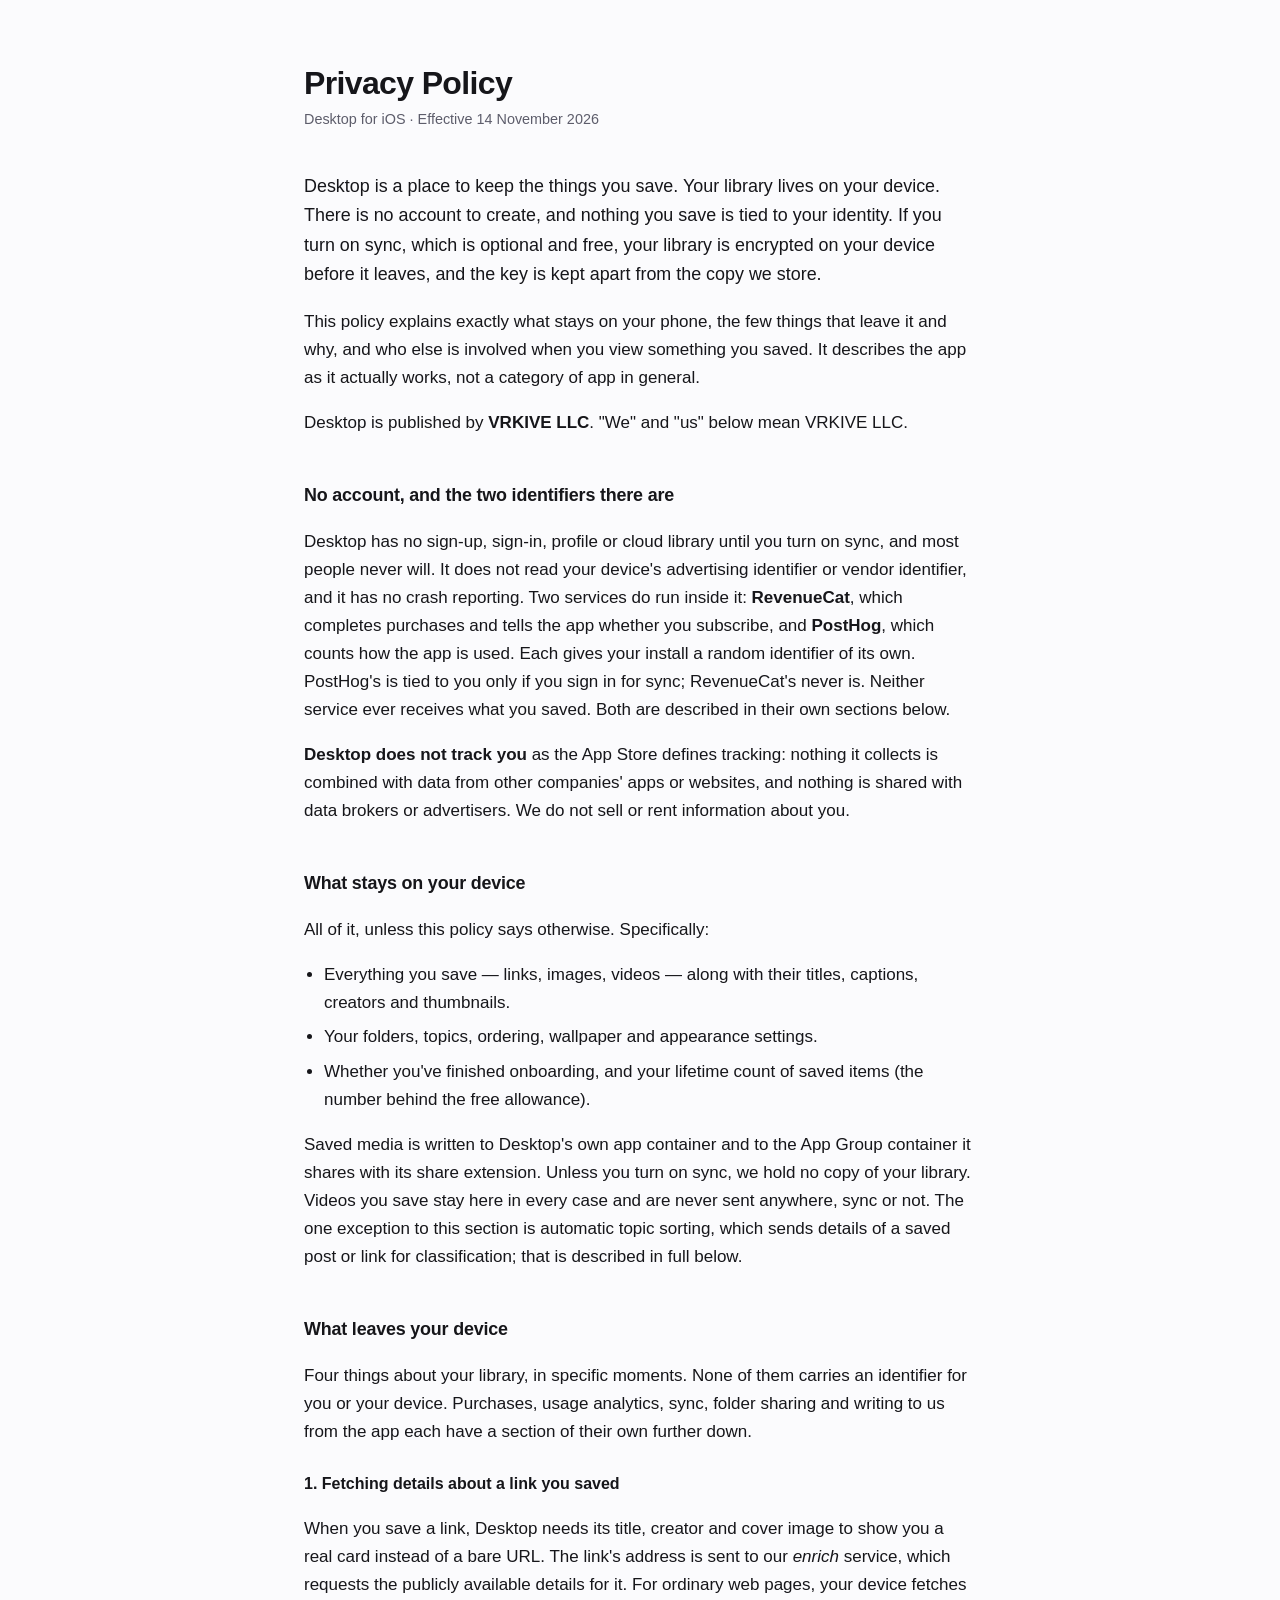
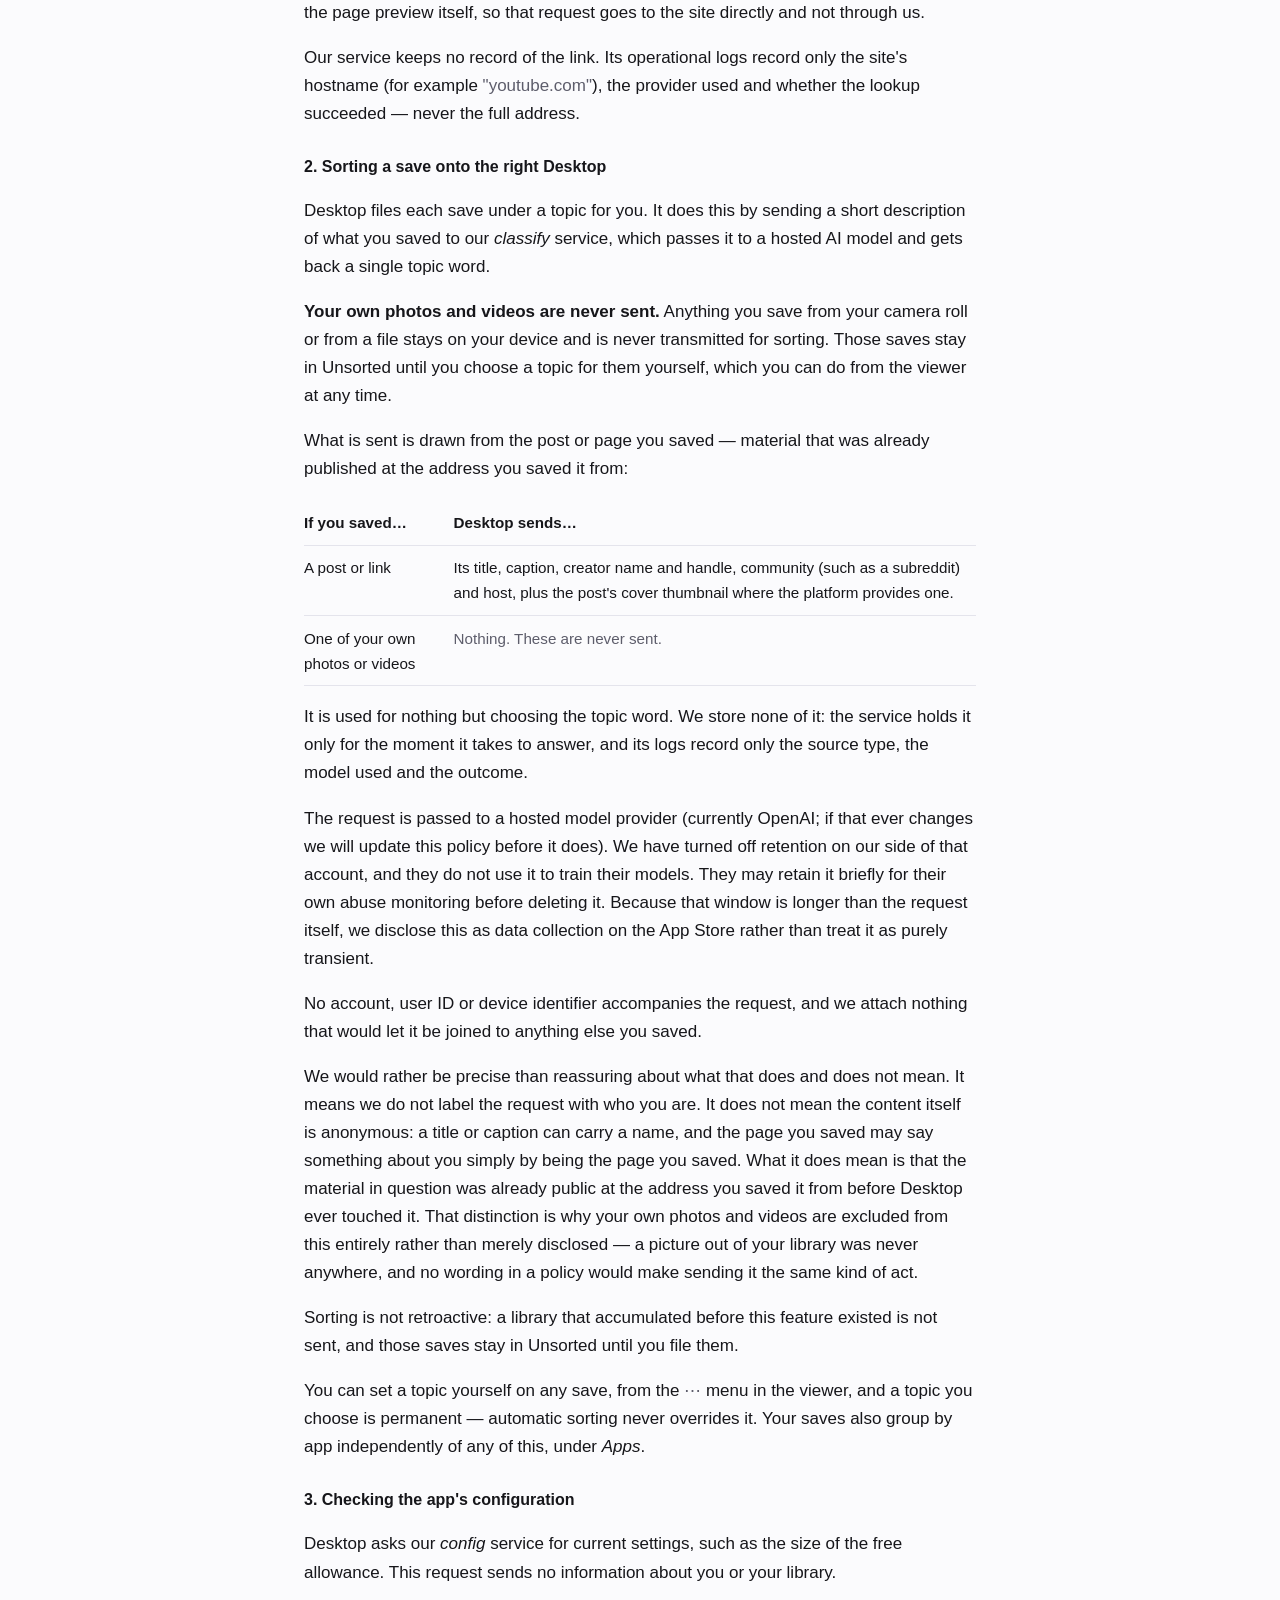
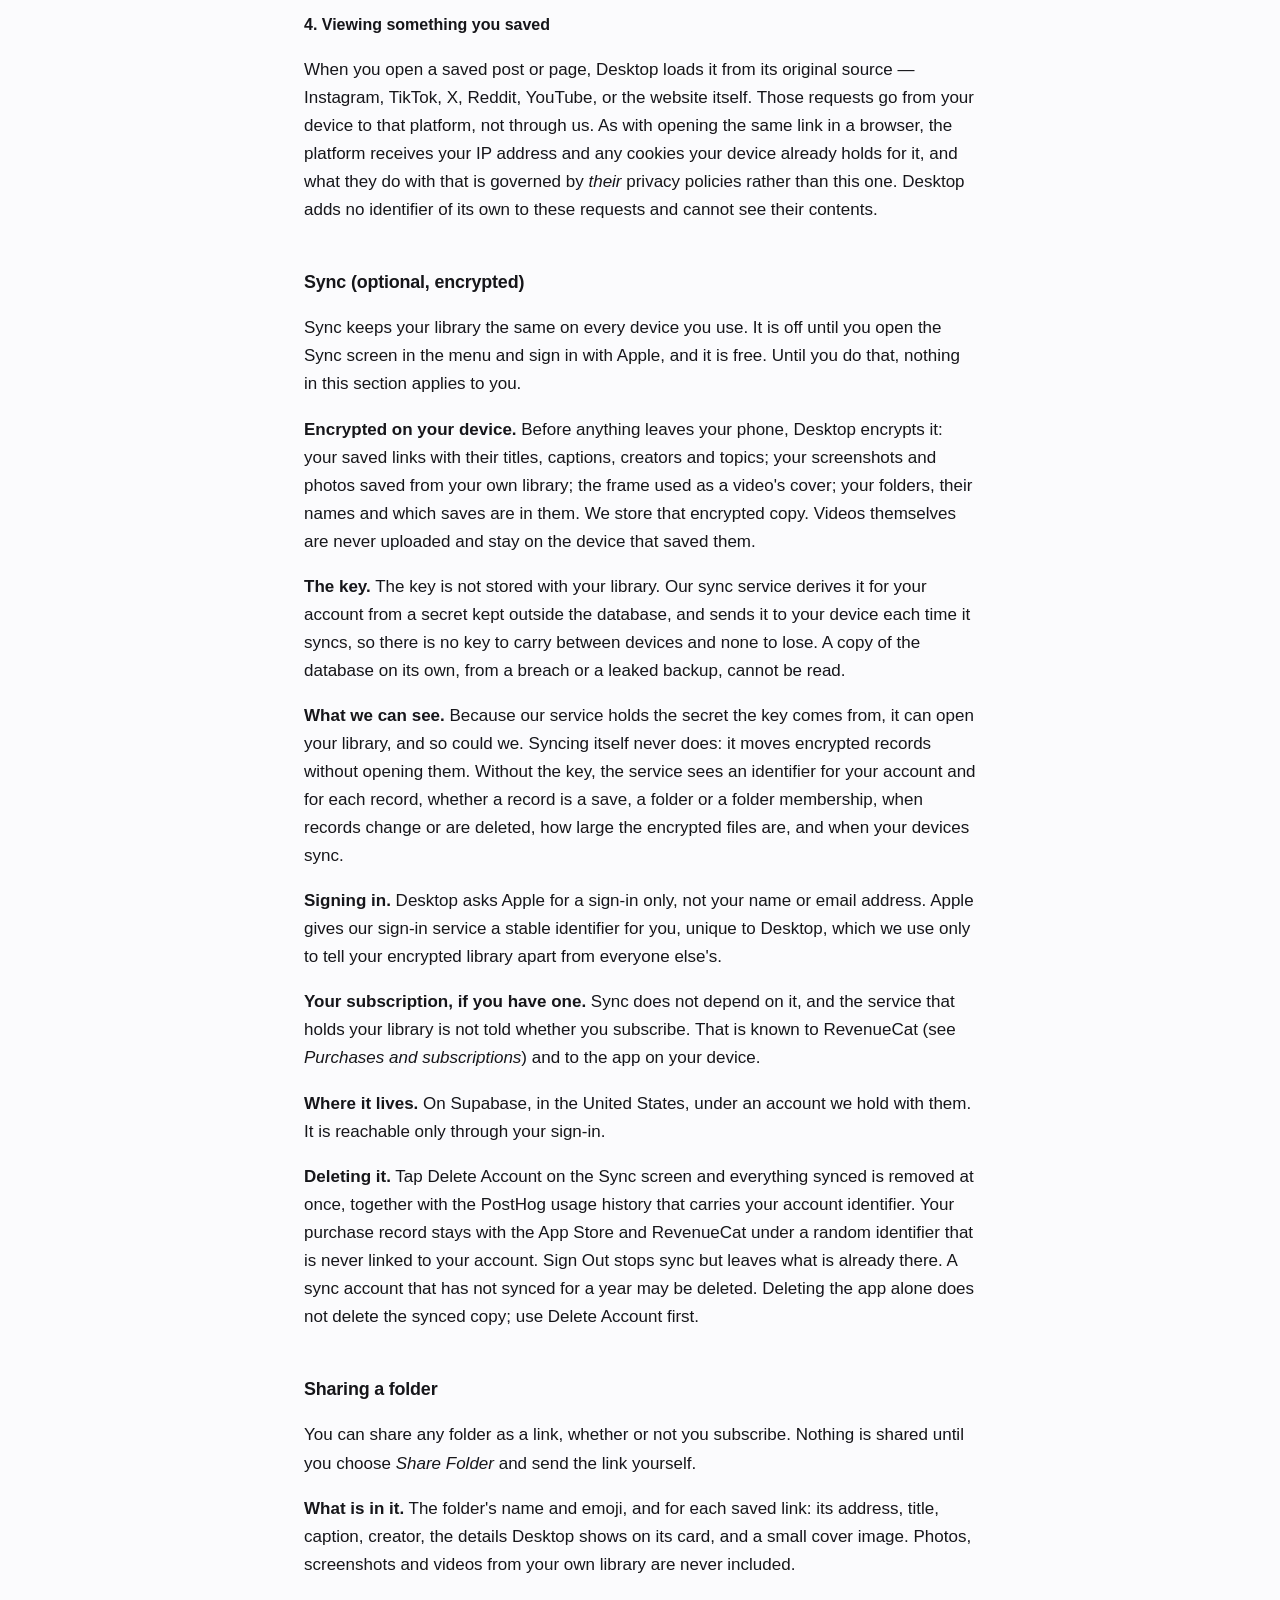
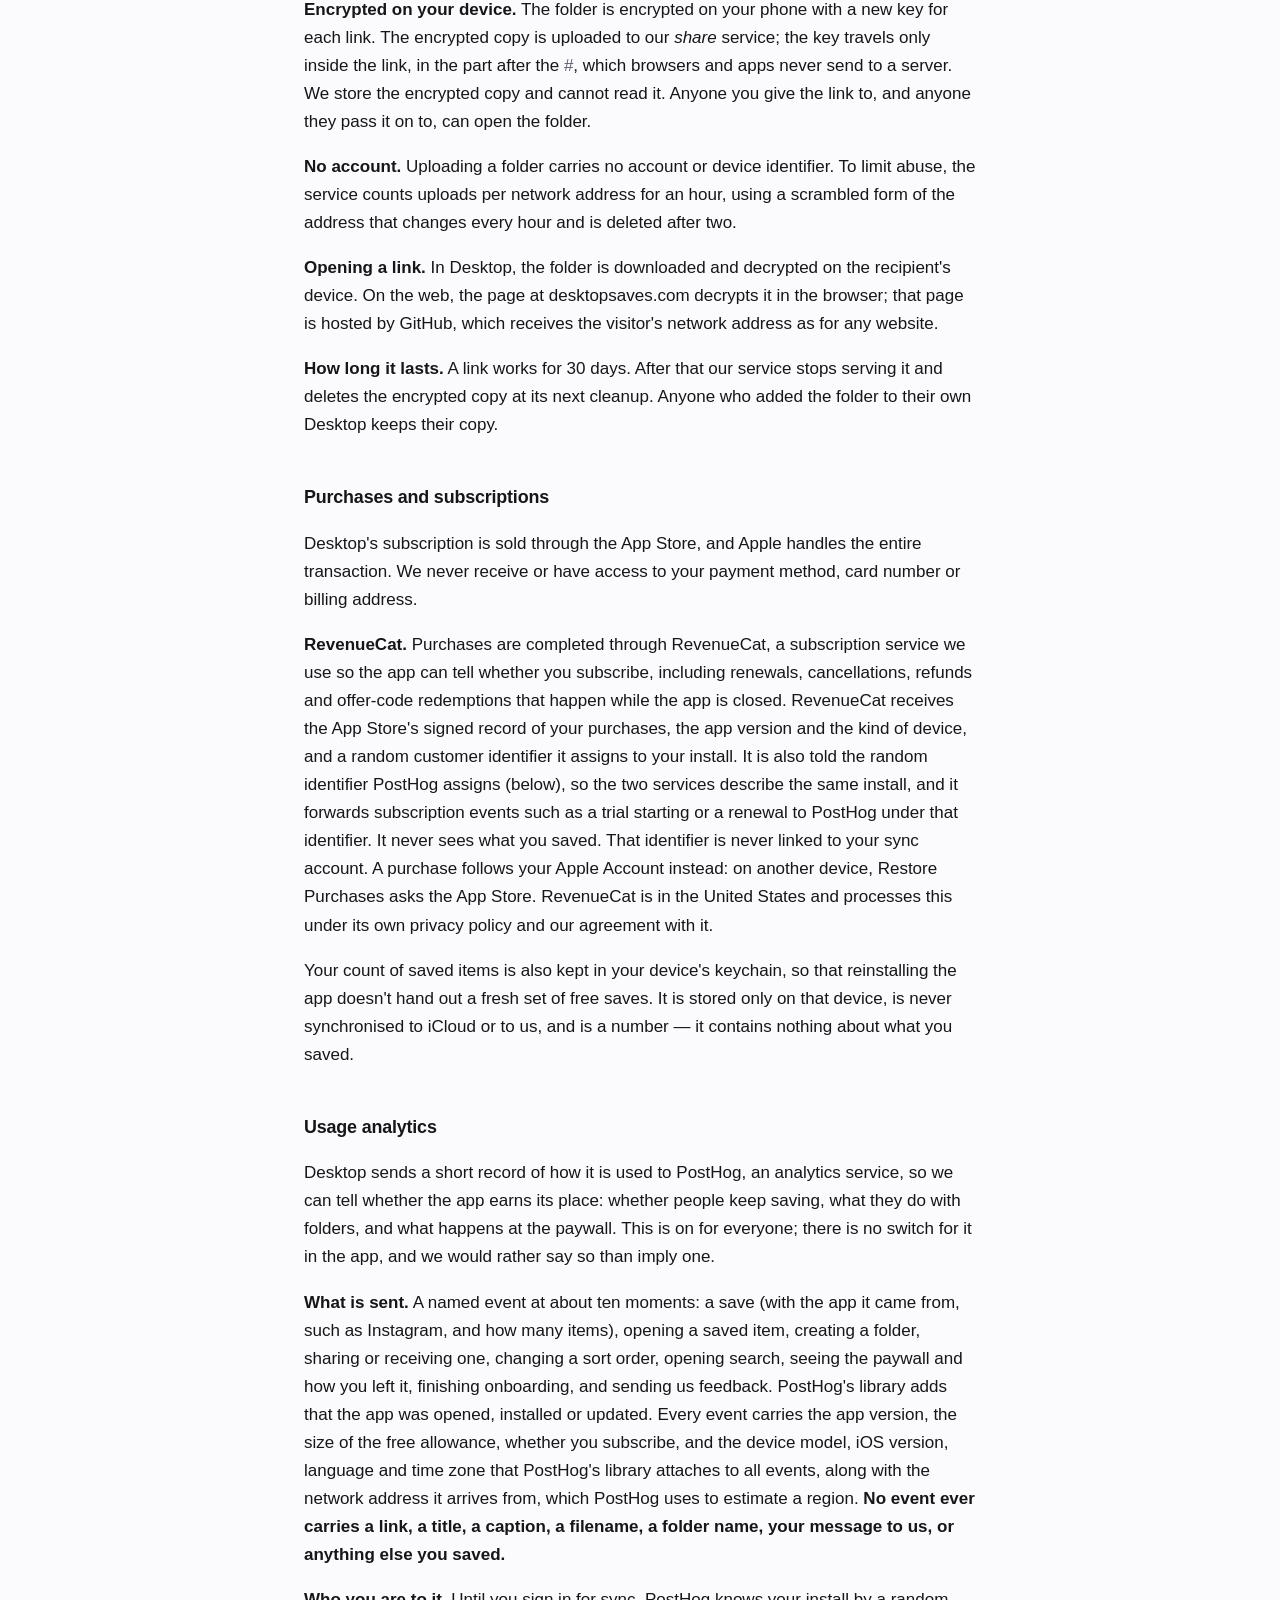
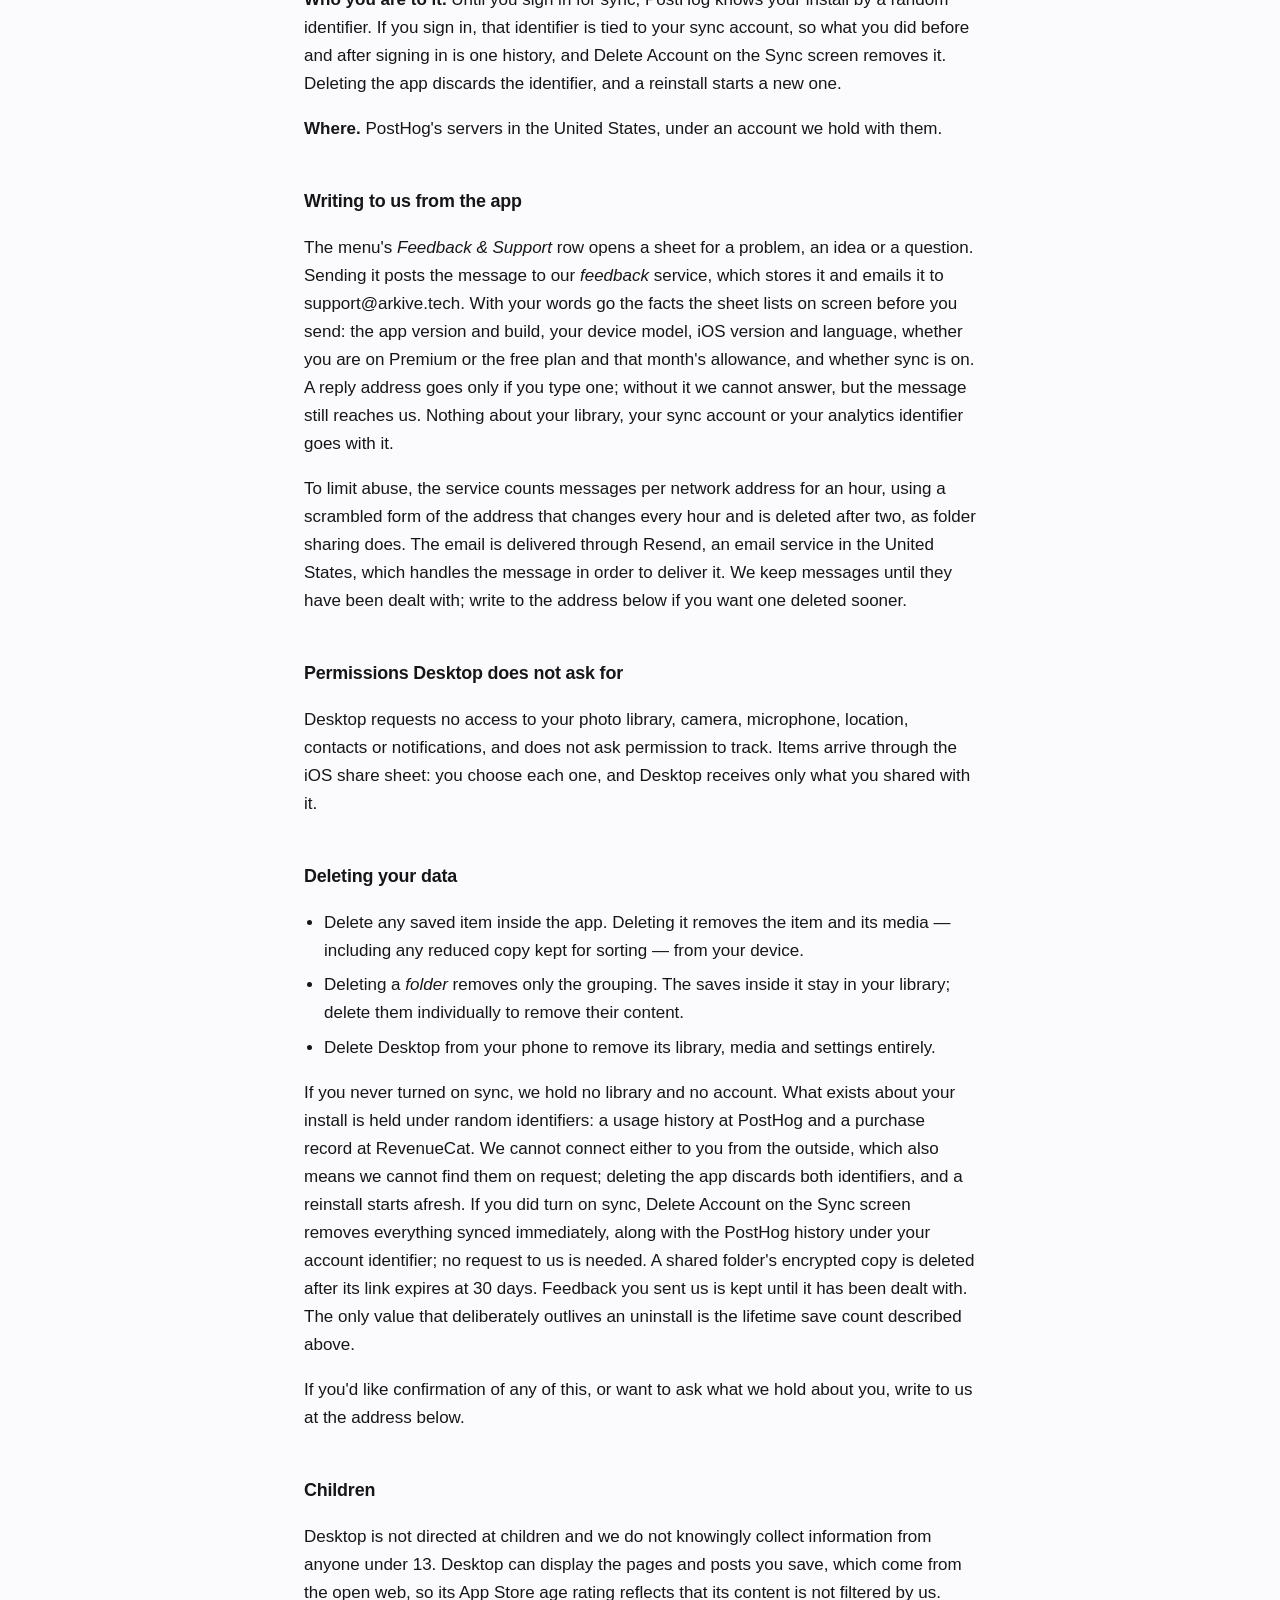
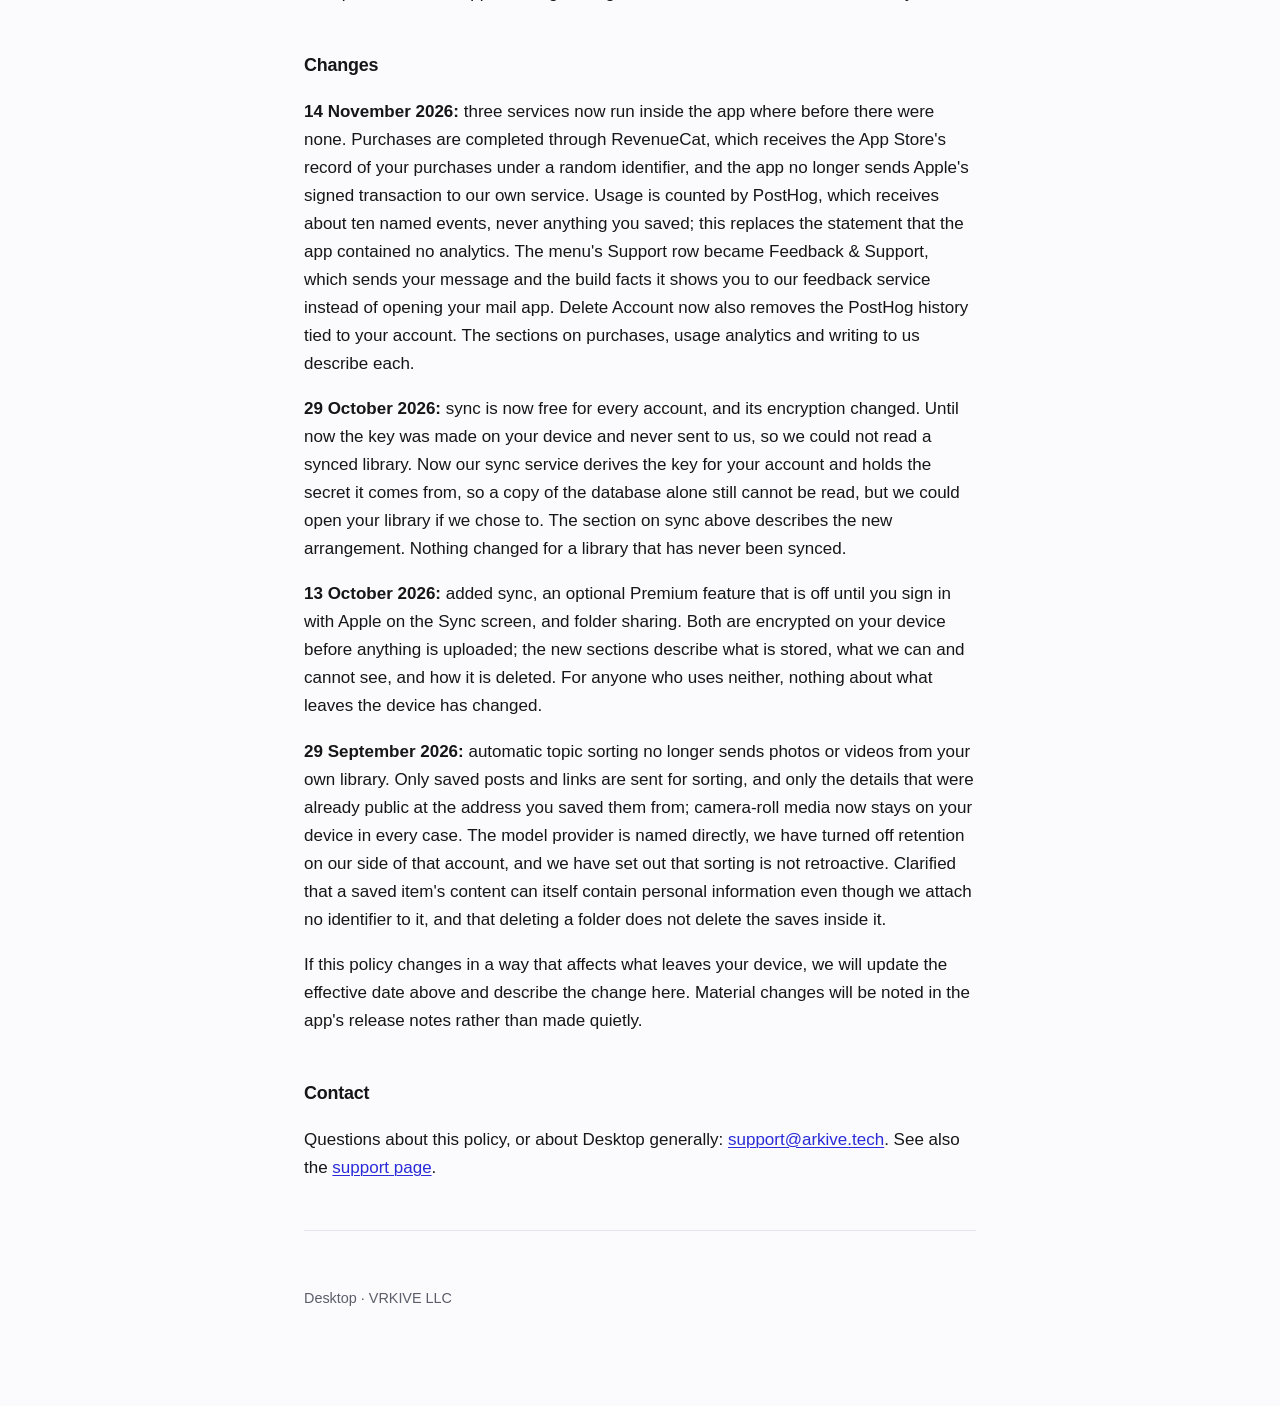
<file: desktop/privacy/index.html>
<!DOCTYPE html>
<html lang="en">
<head>
<meta charset="utf-8">
<meta name="viewport" content="width=device-width, initial-scale=1">
<title>Desktop — Privacy Policy</title>
<meta name="description" content="How Desktop for iOS handles your data: no tracking, a library that stays on your device, and optional sync and folder sharing that are encrypted before they leave it. Published by VRKIVE LLC.">
<meta name="robots" content="noindex, nofollow">
<link rel="stylesheet" href="../../styles.css">
</head>
<body>

<main>

<h1>Privacy Policy</h1>
<p class="date">Desktop for iOS · Effective 14 November 2026</p>

<p class="lede">Desktop is a place to keep the things you save. Your library lives on your
device. There is no account to create, and nothing you save is tied to your identity. If you
turn on sync, which is optional and free, your library is encrypted on your device before it
leaves, and the key is kept apart from the copy we store.</p>

<p>This policy explains exactly what stays on your phone, the few things that leave it and why,
and who else is involved when you view something you saved. It describes the app as it actually
works, not a category of app in general.</p>

<p>Desktop is published by <strong>VRKIVE LLC</strong>. "We" and "us" below mean VRKIVE LLC.</p>

<h2>No account, and the two identifiers there are</h2>
<p>Desktop has no sign-up, sign-in, profile or cloud library until you turn on sync, and most
people never will. It does not read your device's advertising identifier or vendor identifier,
and it has no crash reporting. Two services do run inside it: <strong>RevenueCat</strong>, which
completes purchases and tells the app whether you subscribe, and <strong>PostHog</strong>, which
counts how the app is used. Each gives your install a random identifier of its own. PostHog's
is tied to you only if you sign in for sync; RevenueCat's never is. Neither service ever receives
what you saved. Both are described in their own sections below.</p>
<p><strong>Desktop does not track you</strong> as the App Store defines tracking: nothing it
collects is combined with data from other companies' apps or websites, and nothing is shared
with data brokers or advertisers. We do not sell or rent information about you.</p>

<h2>What stays on your device</h2>
<p>All of it, unless this policy says otherwise. Specifically:</p>
<ul>
  <li>Everything you save — links, images, videos — along with their titles, captions, creators
      and thumbnails.</li>
  <li>Your folders, topics, ordering, wallpaper and appearance settings.</li>
  <li>Whether you've finished onboarding, and your lifetime count of saved items (the number
      behind the free allowance).</li>
</ul>
<p>Saved media is written to Desktop's own app container and to the App Group container it
shares with its share extension. Unless you turn on sync, we hold no copy of your library.
Videos you save stay here in every case and are never sent anywhere, sync or not.
The one exception to this section is automatic topic sorting, which sends details of a saved post
or link for classification; that is described in full below.</p>

<h2>What leaves your device</h2>
<p>Four things about your library, in specific moments. None of them carries an identifier for
you or your device. Purchases, usage analytics, sync, folder sharing and writing to us from the
app each have a section of their own further down.</p>

<h3>1. Fetching details about a link you saved</h3>
<p>When you save a link, Desktop needs its title, creator and cover image to show you a real card
instead of a bare URL. The link's address is sent to our <em>enrich</em> service, which requests
the publicly available details for it. For ordinary web pages, your device fetches the page
preview itself, so that request goes to the site directly and not through us.</p>
<p>Our service keeps no record of the link. Its operational logs record only the site's hostname
(for example <span class="muted">"youtube.com"</span>), the provider used and whether the lookup
succeeded — never the full address.</p>

<h3>2. Sorting a save onto the right Desktop</h3>
<p>Desktop files each save under a topic for you. It does this by sending a short description of
what you saved to our <em>classify</em> service, which passes it to a hosted AI model and gets
back a single topic word.</p>
<p><strong>Your own photos and videos are never sent.</strong> Anything you save from your camera
roll or from a file stays on your device and is never transmitted for sorting. Those saves stay in
Unsorted until you choose a topic for them yourself, which you can do from the viewer at any
time.</p>
<p>What is sent is drawn from the post or page you saved — material that was already published at
the address you saved it from:</p>
<table>
  <tr><th>If you saved…</th><th>Desktop sends…</th></tr>
  <tr>
    <td>A post or link</td>
    <td>Its title, caption, creator name and handle, community (such as a subreddit) and host,
        plus the post's cover thumbnail where the platform provides one.</td>
  </tr>
  <tr>
    <td>One of your own photos or videos</td>
    <td><span class="muted">Nothing. These are never sent.</span></td>
  </tr>
</table>
<p>It is used for nothing but choosing the topic word. We store none of it: the service holds it
only for the moment it takes to answer, and its logs record only the source type, the model used
and the outcome.</p>
<p>The request is passed to a hosted model provider (currently OpenAI; if that ever changes we
will update this policy before it does). We have turned off retention on our side of that account,
and they do not use it to train their models. They may retain it briefly for their own abuse
monitoring before deleting it. Because that window is longer than the request itself, we disclose
this as data collection on the App Store rather than treat it as purely transient.</p>
<p>No account, user ID or device identifier accompanies the request, and we attach nothing that
would let it be joined to anything else you saved.</p>
<p>We would rather be precise than reassuring about what that does and does not mean. It means we
do not label the request with who you are. It does not mean the content itself is anonymous: a
title or caption can carry a name, and the page you saved may say something about you simply by
being the page you saved. What it does mean is that the material in question was already public at
the address you saved it from before Desktop ever touched it. That distinction is why your own
photos and videos are excluded from this entirely rather than merely disclosed — a picture out of
your library was never anywhere, and no wording in a policy would make sending it the same kind of
act.</p>
<p>Sorting is not retroactive: a library that accumulated before this feature existed is not sent,
and those saves stay in Unsorted until you file them.</p>
<p>You can set a topic yourself on any save, from the <span class="muted">⋯</span> menu in the
viewer, and a topic you choose is permanent — automatic sorting never overrides it. Your saves
also group by app independently of any of this, under <em>Apps</em>.</p>

<h3>3. Checking the app's configuration</h3>
<p>Desktop asks our <em>config</em> service for current settings, such as the size of the free
allowance. This request sends no information about you or your library.</p>

<h3>4. Viewing something you saved</h3>
<p>When you open a saved post or page, Desktop loads it from its original source — Instagram,
TikTok, X, Reddit, YouTube, or the website itself. Those requests go from your device to that
platform, not through us. As with opening the same link in a browser, the platform receives your
IP address and any cookies your device already holds for it, and what they do with that is
governed by <em>their</em> privacy policies rather than this one. Desktop adds no identifier of
its own to these requests and cannot see their contents.</p>

<h2>Sync (optional, encrypted)</h2>
<p>Sync keeps your library the same on every device you use. It is off until you open the Sync
screen in the menu and sign in with Apple, and it is free. Until you do that, nothing in this
section applies to you.</p>
<p><strong>Encrypted on your device.</strong> Before anything leaves your phone, Desktop encrypts
it: your saved links with their titles, captions, creators and topics; your screenshots and
photos saved from your own library; the frame used as a video's cover; your folders, their names
and which saves are in them. We store that encrypted copy. Videos themselves are never uploaded
and stay on the device that saved them.</p>
<p><strong>The key.</strong> The key is not stored with your library. Our sync service derives it
for your account from a secret kept outside the database, and sends it to your device each time
it syncs, so there is no key to carry between devices and none to lose. A copy of the database
on its own, from a breach or a leaked backup, cannot be read.</p>
<p><strong>What we can see.</strong> Because our service holds the secret the key comes from, it
can open your library, and so could we. Syncing itself never does: it moves encrypted records
without opening them. Without the key, the service sees an identifier for your account and for
each record, whether a record is a save, a folder or a folder membership, when records change or
are deleted, how large the encrypted files are, and when your devices sync.</p>
<p><strong>Signing in.</strong> Desktop asks Apple for a sign-in only, not your name or email
address. Apple gives our sign-in service a stable identifier for you, unique to Desktop, which we
use only to tell your encrypted library apart from everyone else's.</p>
<p><strong>Your subscription, if you have one.</strong> Sync does not depend on it, and the
service that holds your library is not told whether you subscribe. That is known to RevenueCat
(see <em>Purchases and subscriptions</em>) and to the app on your device.</p>
<p><strong>Where it lives.</strong> On Supabase, in the United States, under an account we hold
with them. It is reachable only through your sign-in.</p>
<p><strong>Deleting it.</strong> Tap Delete Account on the Sync screen and everything synced is
removed at once, together with the PostHog usage history that carries your account identifier.
Your purchase record stays with the App Store and RevenueCat under a random identifier that is
never linked to your account. Sign Out stops sync but leaves what is already there. A sync
account that has not synced for a year may be deleted. Deleting the app alone does not delete
the synced copy; use Delete Account first.</p>

<h2>Sharing a folder</h2>
<p>You can share any folder as a link, whether or not you subscribe. Nothing is shared until you
choose <em>Share Folder</em> and send the link yourself.</p>
<p><strong>What is in it.</strong> The folder's name and emoji, and for each saved link: its
address, title, caption, creator, the details Desktop shows on its card, and a small cover
image. Photos, screenshots and videos from your own library are never included.</p>
<p><strong>Encrypted on your device.</strong> The folder is encrypted on your phone with a new
key for each link. The encrypted copy is uploaded to our <em>share</em> service; the key travels
only inside the link, in the part after the <span class="muted">#</span>, which browsers and apps
never send to a server. We store the encrypted copy and cannot read it. Anyone you give the link
to, and anyone they pass it on to, can open the folder.</p>
<p><strong>No account.</strong> Uploading a folder carries no account or device identifier. To
limit abuse, the service counts uploads per network address for an hour, using a scrambled form
of the address that changes every hour and is deleted after two.</p>
<p><strong>Opening a link.</strong> In Desktop, the folder is downloaded and decrypted on the
recipient's device. On the web, the page at desktopsaves.com decrypts it in the browser; that page is
hosted by GitHub, which receives the visitor's network address as for any website.</p>
<p><strong>How long it lasts.</strong> A link works for 30 days. After that our service stops
serving it and deletes the encrypted copy at its next cleanup. Anyone who added the folder to their own Desktop keeps their
copy.</p>

<h2>Purchases and subscriptions</h2>
<p>Desktop's subscription is sold through the App Store, and Apple handles the entire
transaction. We never receive or have access to your payment method, card number or billing
address.</p>
<p><strong>RevenueCat.</strong> Purchases are completed through RevenueCat, a subscription
service we use so the app can tell whether you subscribe, including renewals, cancellations,
refunds and offer-code redemptions that happen while the app is closed. RevenueCat receives the
App Store's signed record of your purchases, the app version and the kind of device, and a random
customer identifier it assigns to your install. It is also told the random identifier PostHog
assigns (below), so the two services describe the same install, and it forwards subscription
events such as a trial starting or a renewal to PostHog under that identifier. It never sees
what you saved. That identifier is never linked to your sync account. A purchase follows your
Apple Account instead: on another device, Restore Purchases asks the App Store. RevenueCat is in
the United States and processes this under its own privacy policy and our agreement with it.</p>
<p>Your count of saved items is also kept in your device's keychain, so that reinstalling the app
doesn't hand out a fresh set of free saves. It is stored only on that device, is never
synchronised to iCloud or to us, and is a number — it contains nothing about what you saved.</p>

<h2>Usage analytics</h2>
<p>Desktop sends a short record of how it is used to PostHog, an analytics service, so we can
tell whether the app earns its place: whether people keep saving, what they do with folders,
and what happens at the paywall. This is on for everyone; there is no switch for it in the app,
and we would rather say so than imply one.</p>
<p><strong>What is sent.</strong> A named event at about ten moments: a save (with the app it
came from, such as Instagram, and how many items), opening a saved item, creating a folder,
sharing or receiving one, changing a sort order, opening search, seeing the paywall and how you
left it, finishing onboarding, and sending us feedback. PostHog's library adds that the app was
opened, installed or updated. Every event carries the app version, the size of the free
allowance, whether you subscribe, and the device model, iOS version, language and time zone
that PostHog's library attaches to all events, along with the network address it arrives from,
which PostHog uses to estimate a region. <strong>No event ever carries a link, a title, a
caption, a filename, a folder name, your message to us, or anything else you saved.</strong></p>
<p><strong>Who you are to it.</strong> Until you sign in for sync, PostHog knows your install by a
random identifier. If you sign in, that identifier is tied to your sync account, so what you did
before and after signing in is one history, and Delete Account on the Sync screen removes it.
Deleting the app discards the identifier, and a reinstall starts a new one.</p>
<p><strong>Where.</strong> PostHog's servers in the United States, under an account we hold with
them.</p>

<h2>Writing to us from the app</h2>
<p>The menu's <em>Feedback &amp; Support</em> row opens a sheet for a problem, an idea or a
question. Sending it posts the message to our <em>feedback</em> service, which stores it and
emails it to support@arkive.tech. With your words go the facts the sheet lists on screen before
you send: the app version and build, your device model, iOS version and language, whether you are
on Premium or the free plan and that month's allowance, and whether sync is on. A reply address
goes only if you type one; without it we cannot answer, but the message still reaches us.
Nothing about your library, your sync account or your analytics identifier goes with it.</p>
<p>To limit abuse, the service counts messages per network address for an hour, using a
scrambled form of the address that changes every hour and is deleted after two, as folder
sharing does. The email is delivered through Resend, an email service in the United States,
which handles the message in order to deliver it. We keep messages until they have been dealt
with; write to the address below if you want one deleted sooner.</p>

<h2>Permissions Desktop does not ask for</h2>
<p>Desktop requests no access to your photo library, camera, microphone, location, contacts or
notifications, and does not ask permission to track. Items arrive through the iOS share sheet:
you choose each one, and Desktop receives only what you shared with it.</p>

<h2>Deleting your data</h2>
<ul>
  <li>Delete any saved item inside the app. Deleting it removes the item and its media —
      including any reduced copy kept for sorting — from your device.</li>
  <li>Deleting a <em>folder</em> removes only the grouping. The saves inside it stay in your
      library; delete them individually to remove their content.</li>
  <li>Delete Desktop from your phone to remove its library, media and settings entirely.</li>
</ul>
<p>If you never turned on sync, we hold no library and no account. What exists about your
install is held under random identifiers: a usage history at PostHog and a purchase record at
RevenueCat. We cannot connect either to you from the outside, which also means we cannot find
them on request; deleting the app discards both identifiers, and a reinstall starts afresh. If
you did turn on sync, Delete Account on the Sync screen removes everything synced immediately,
along with the PostHog history under your account identifier; no request to us is needed. A shared folder's encrypted copy is deleted after its link expires at 30 days.
Feedback you sent us is kept until it has been dealt with. The only value that deliberately
outlives an uninstall is the lifetime save count described above.</p>
<p>If you'd like confirmation of any of this, or want to ask what we hold about you, write to us
at the address below.</p>

<h2>Children</h2>
<p>Desktop is not directed at children and we do not knowingly collect information from anyone
under 13. Desktop can display the pages and posts you save, which come from the open web, so its
App Store age rating reflects that its content is not filtered by us.</p>

<h2>Changes</h2>
<p><strong>14 November 2026:</strong> three services now run inside the app where before there
were none. Purchases are completed through RevenueCat, which receives the App Store's record of
your purchases under a random identifier, and the app no longer sends Apple's signed transaction
to our own service. Usage is counted by PostHog, which receives about ten named events, never
anything you saved; this replaces the statement that the
app contained no analytics. The menu's Support row became Feedback &amp; Support, which sends
your message and the build facts it shows you to our feedback service instead of opening your
mail app. Delete Account now also removes the PostHog history tied to your account. The sections on purchases, usage analytics and writing to us describe each.</p>
<p><strong>29 October 2026:</strong> sync is now free for every account, and its encryption
changed. Until now the key was made on your device and never sent to us, so we could not read a
synced library. Now our sync service derives the key for your account and holds the secret it
comes from, so a copy of the database alone still cannot be read, but we could open your library
if we chose to. The section on sync above describes the new arrangement. Nothing changed for a
library that has never been synced.</p>
<p><strong>13 October 2026:</strong> added sync, an optional Premium feature that is off until
you sign in with Apple on the Sync screen, and folder sharing. Both are encrypted on your device
before anything is uploaded; the new sections describe what is stored, what we can and cannot
see, and how it is deleted. For anyone who uses neither, nothing about what leaves the device has
changed.</p>
<p><strong>29 September 2026:</strong> automatic topic sorting no longer sends photos or videos
from your own library. Only saved posts and links are sent for sorting, and only the details that
were already public at the address you saved them from; camera-roll media now stays on your device
in every case. The model provider is named directly, we have turned off retention on our side of
that account, and we have set out that sorting is not retroactive. Clarified that a saved item's
content can itself contain personal information even though we attach no identifier to it, and
that deleting a folder does not delete the saves inside it.</p>
<p>If this policy changes in a way that affects what leaves your device, we will update the
effective date above and describe the change here. Material changes will be noted in the app's
release notes rather than made quietly.</p>

<h2>Contact</h2>
<p>Questions about this policy, or about Desktop generally:
<a href="mailto:support@arkive.tech">support@arkive.tech</a>. See also the
<a href="../support/">support page</a>.</p>

<hr>
<footer>Desktop · VRKIVE LLC</footer>

</main>
</body>
</html>
</file>
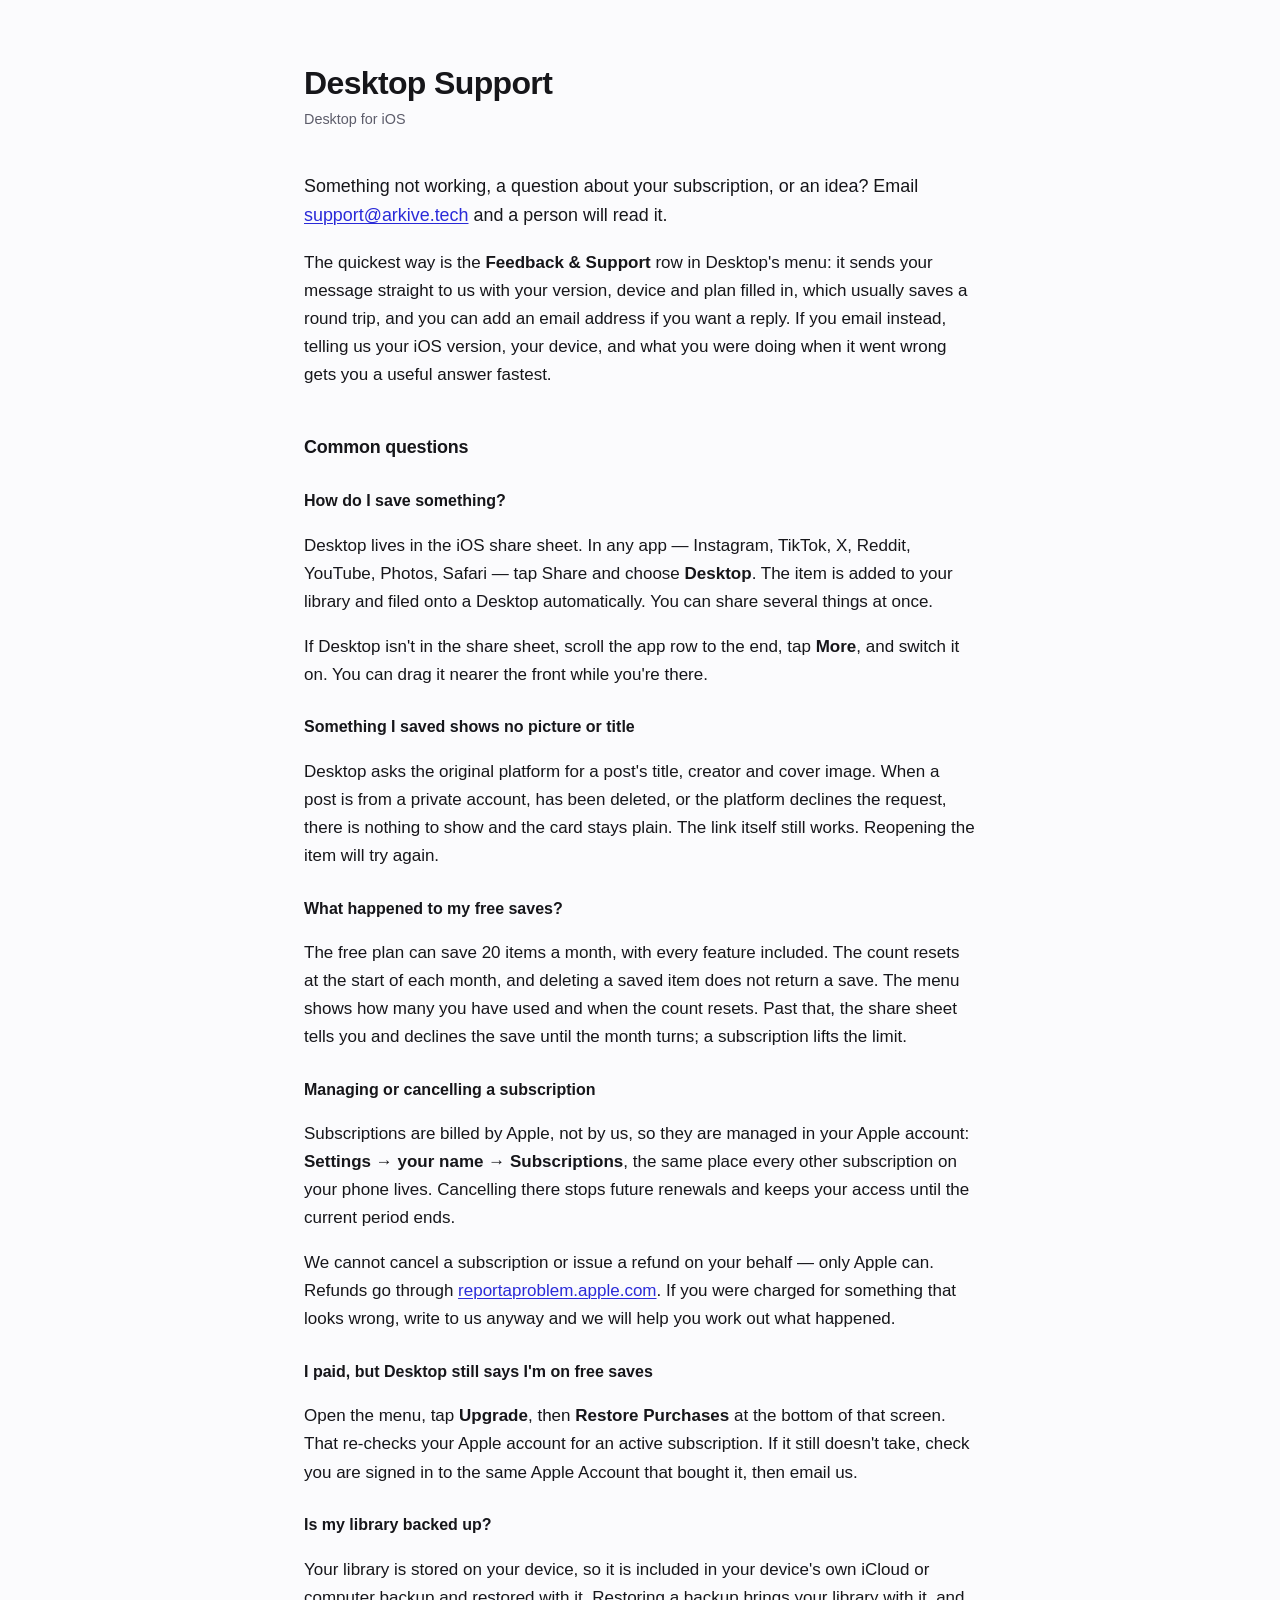
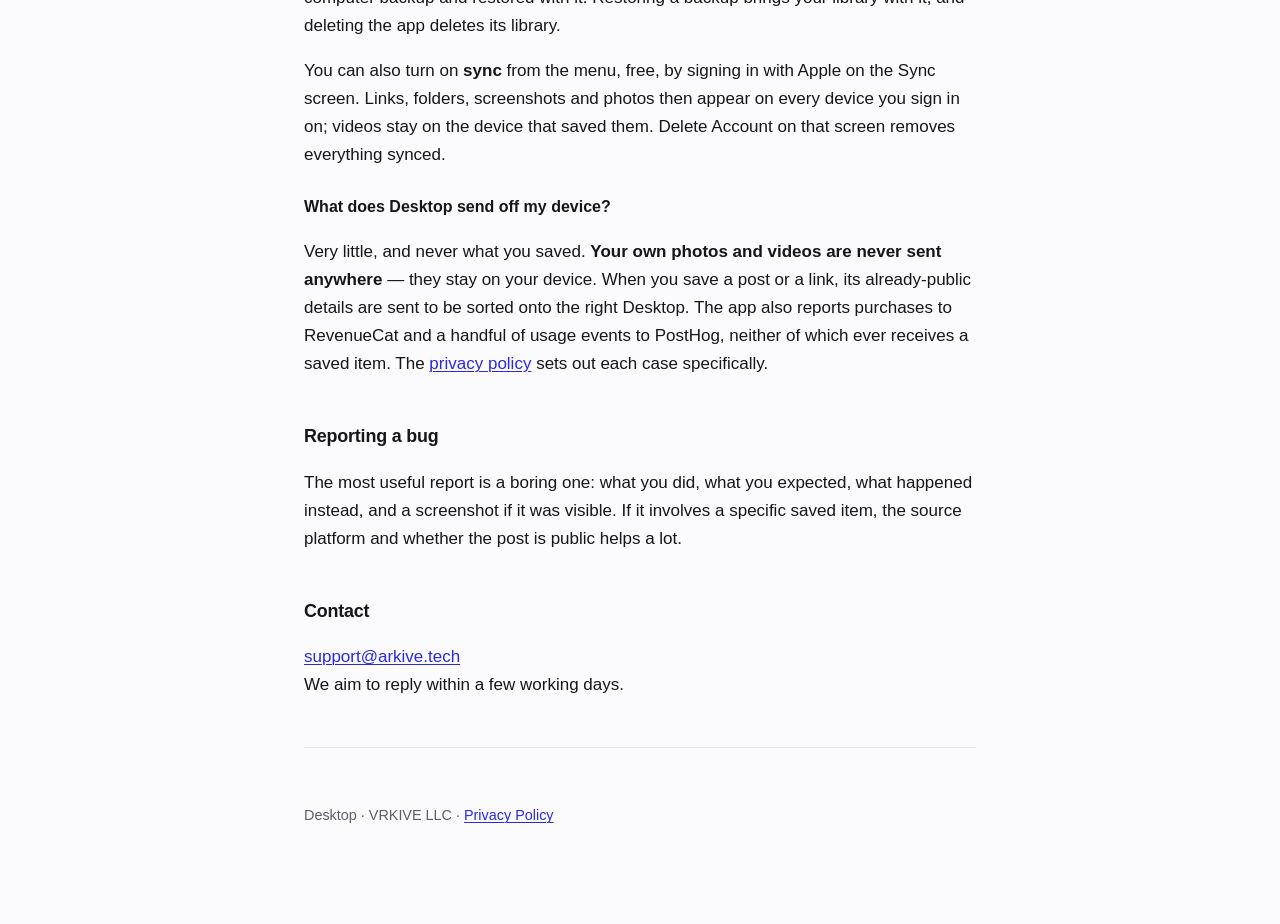
<file: desktop/support/index.html>
<!DOCTYPE html>
<html lang="en">
<head>
<meta charset="utf-8">
<meta name="viewport" content="width=device-width, initial-scale=1">
<title>Desktop — Support</title>
<meta name="description" content="Help for Desktop for iOS: saving content, organizing it, subscriptions and troubleshooting. Published by VRKIVE LLC.">
<meta name="robots" content="noindex, nofollow">
<link rel="stylesheet" href="../../styles.css">
</head>
<body>

<main>

<h1>Desktop Support</h1>
<p class="date">Desktop for iOS</p>

<p class="lede">Something not working, a question about your subscription, or an idea? Email
<a href="mailto:support@arkive.tech">support@arkive.tech</a> and a person will read it.</p>

<p>The quickest way is the <strong>Feedback &amp; Support</strong> row in Desktop's menu: it
sends your message straight to us with your version, device and plan filled in, which usually
saves a round trip, and you can add an email address if you want a reply. If you email instead,
telling us your iOS version, your device, and what you were doing when it went wrong gets you a
useful answer fastest.</p>

<h2>Common questions</h2>

<h3>How do I save something?</h3>
<p>Desktop lives in the iOS share sheet. In any app — Instagram, TikTok, X, Reddit, YouTube,
Photos, Safari — tap Share and choose <strong>Desktop</strong>. The item is added to your library
and filed onto a Desktop automatically. You can share several things at once.</p>
<p>If Desktop isn't in the share sheet, scroll the app row to the end, tap <strong>More</strong>,
and switch it on. You can drag it nearer the front while you're there.</p>

<h3>Something I saved shows no picture or title</h3>
<p>Desktop asks the original platform for a post's title, creator and cover image. When a post is
from a private account, has been deleted, or the platform declines the request, there is nothing
to show and the card stays plain. The link itself still works. Reopening the item will try again.</p>

<h3>What happened to my free saves?</h3>
<p>The free plan can save 20 items a month, with every feature included. The count resets at the
start of each month, and deleting a saved item does not return a save. The menu shows how many you
have used and when the count resets. Past that, the share sheet tells you and declines the save
until the month turns; a subscription lifts the limit.</p>

<h3>Managing or cancelling a subscription</h3>
<p>Subscriptions are billed by Apple, not by us, so they are managed in your Apple account:
<strong>Settings → your name → Subscriptions</strong>, the same place every other subscription on
your phone lives. Cancelling there stops future renewals and keeps your access until the current
period ends.</p>
<p>We cannot cancel a subscription or issue a refund on your behalf — only Apple can. Refunds go
through <a href="https://reportaproblem.apple.com">reportaproblem.apple.com</a>. If you were
charged for something that looks wrong, write to us anyway and we will help you work out what
happened.</p>

<h3>I paid, but Desktop still says I'm on free saves</h3>
<p>Open the menu, tap <strong>Upgrade</strong>, then <strong>Restore Purchases</strong> at the
bottom of that screen. That re-checks your Apple account for an active subscription. If it still doesn't take, check you are signed in
to the same Apple Account that bought it, then email us.</p>

<h3>Is my library backed up?</h3>
<p>Your library is stored on your device, so it is included in your device's own iCloud or
computer backup and restored with it. Restoring a backup brings your library with it, and
deleting the app deletes its library.</p>
<p>You can also turn on <strong>sync</strong> from the menu, free, by signing in with Apple on
the Sync screen. Links, folders, screenshots and photos then appear on every device you sign in
on; videos stay on the device that saved them. Delete Account on that screen removes everything
synced.</p>

<h3>What does Desktop send off my device?</h3>
<p>Very little, and never what you saved. <strong>Your own photos and videos are never sent
anywhere</strong> — they stay on your device. When you save a post or a link, its already-public
details are sent to be sorted onto the right Desktop. The app also reports purchases to
RevenueCat and a handful of usage events to PostHog, neither of which ever receives a saved item.
The <a href="../privacy/">privacy policy</a> sets out each case specifically.</p>

<h2>Reporting a bug</h2>
<p>The most useful report is a boring one: what you did, what you expected, what happened
instead, and a screenshot if it was visible. If it involves a specific saved item, the source
platform and whether the post is public helps a lot.</p>

<h2>Contact</h2>
<p><a href="mailto:support@arkive.tech">support@arkive.tech</a><br>
We aim to reply within a few working days.</p>

<hr>
<footer>Desktop · VRKIVE LLC · <a href="../privacy/">Privacy Policy</a></footer>

</main>
</body>
</html>
</file>
<file: styles.css>
/* One stylesheet for all pages. No webfonts, no JS, no external requests:
   the system UI stack is already installed on every device that will read
   these, and a legal page that depends on a CDN is a legal page that can
   fail to load. */

:root {
  color-scheme: light dark;
  --fg: #16161a;
  --muted: #5d5d6b;
  --bg: #fbfbfd;
  --rule: #e4e4ec;
  --accent: #2a2ad8;
}

@media (prefers-color-scheme: dark) {
  :root {
    --fg: #ececf1;
    --muted: #9d9daa;
    --bg: #101014;
    --rule: #26262e;
    --accent: #a8a8ff;
  }
}

* { box-sizing: border-box; }

body {
  margin: 0;
  background: var(--bg);
  color: var(--fg);
  font: 17px/1.65 -apple-system, BlinkMacSystemFont, "Segoe UI", Helvetica, Arial, sans-serif;
  -webkit-text-size-adjust: 100%;
}

main {
  max-width: 44rem;
  margin: 0 auto;
  padding: 4rem 16px 6rem;
}

h1 { font-size: 2rem; line-height: 1.2; letter-spacing: -.02em; margin: 0 0 .35rem; }
h2 { font-size: 1.12rem; letter-spacing: -.01em; margin: 2.75rem 0 .6rem; }
h3 { font-size: 1rem; margin: 1.6rem 0 .4rem; }

.date { color: var(--muted); font-size: .9rem; margin: 0 0 2.5rem; }
.lede { font-size: 1.12rem; }
.muted { color: var(--muted); }

a { color: var(--accent); text-decoration-thickness: 1px; text-underline-offset: 2px; }
a:focus-visible { outline: 2px solid var(--accent); outline-offset: 3px; border-radius: 2px; }

ul { padding-left: 1.25rem; }
li { margin: .4rem 0; }

hr { border: 0; border-top: 1px solid var(--rule); margin: 3rem 0; }

table {
  width: 100%;
  border-collapse: collapse;
  margin: 1rem 0;
  font-size: .95rem;
  display: block;
  overflow-x: auto;
}
th, td {
  text-align: left;
  padding: .6rem .8rem .6rem 0;
  border-bottom: 1px solid var(--rule);
  vertical-align: top;
}
th { font-weight: 600; }

footer { margin-top: 3.5rem; color: var(--muted); font-size: .9rem; }
</file>
